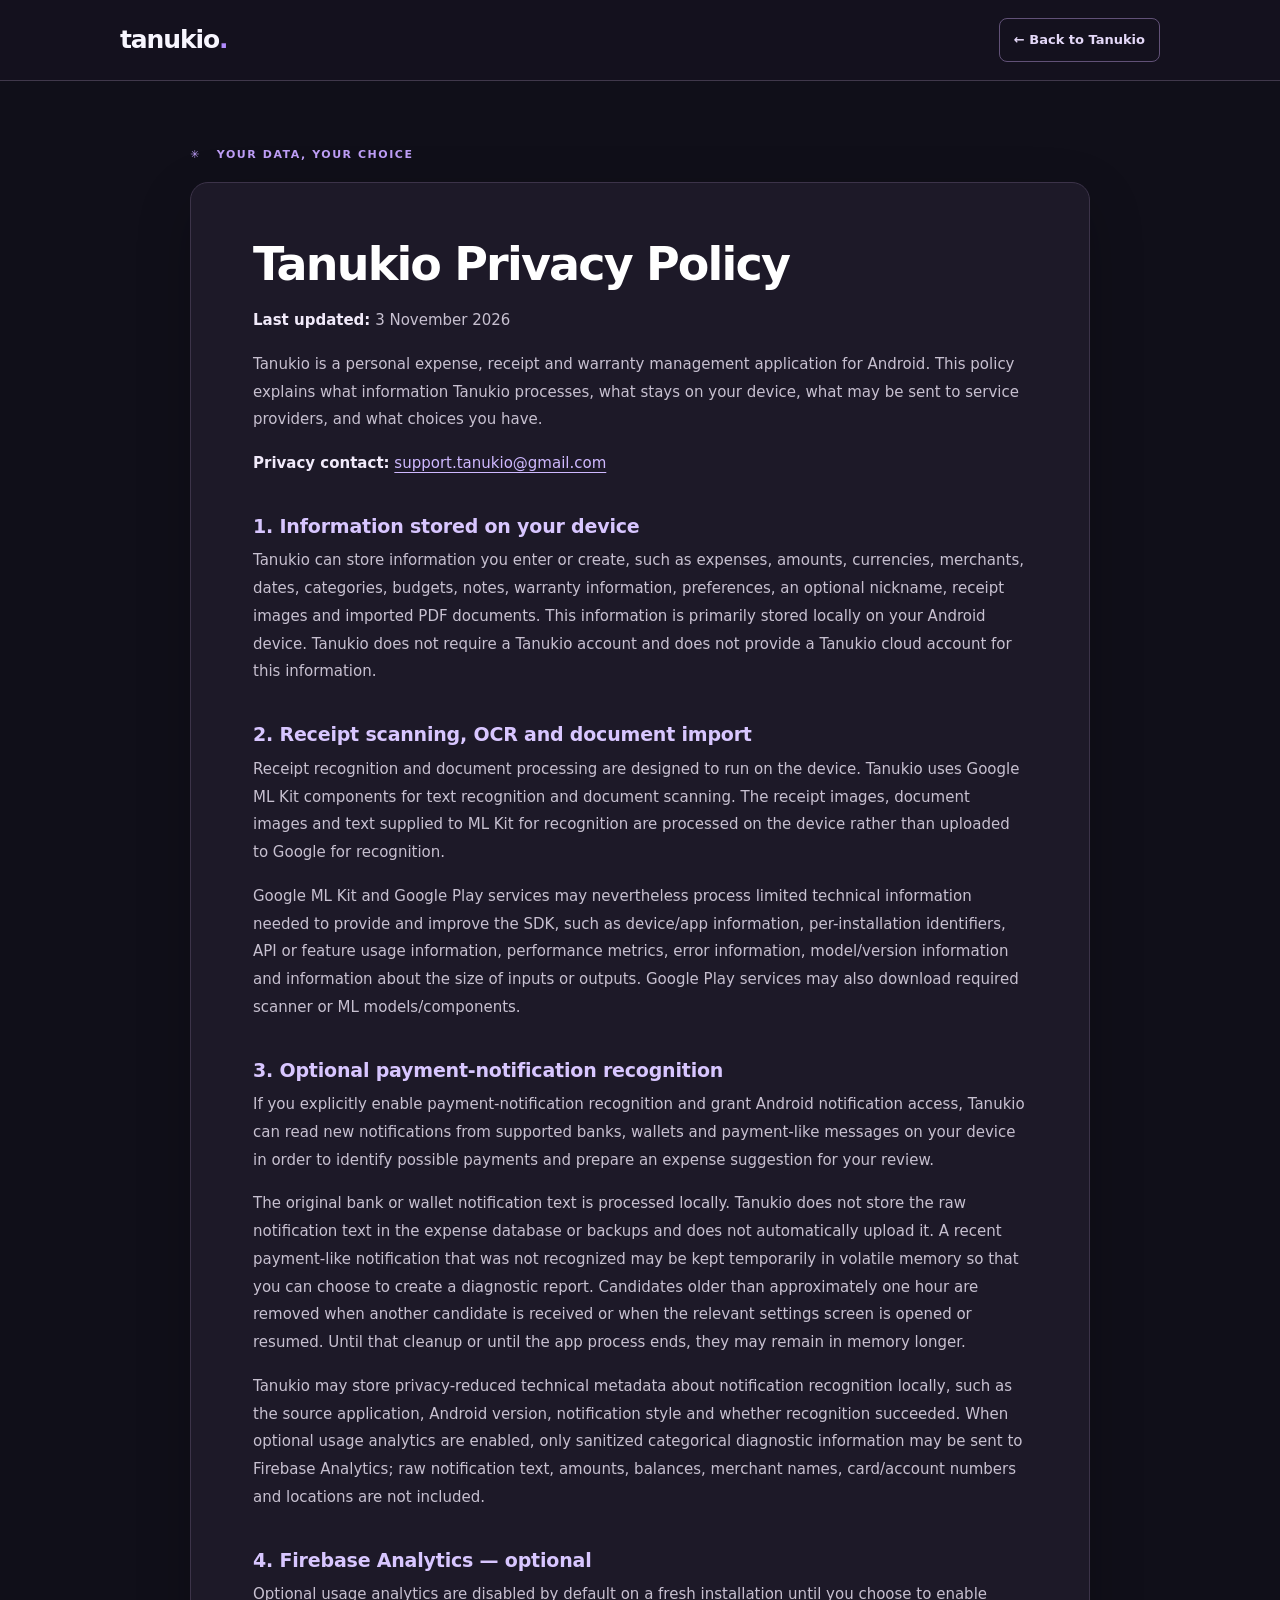
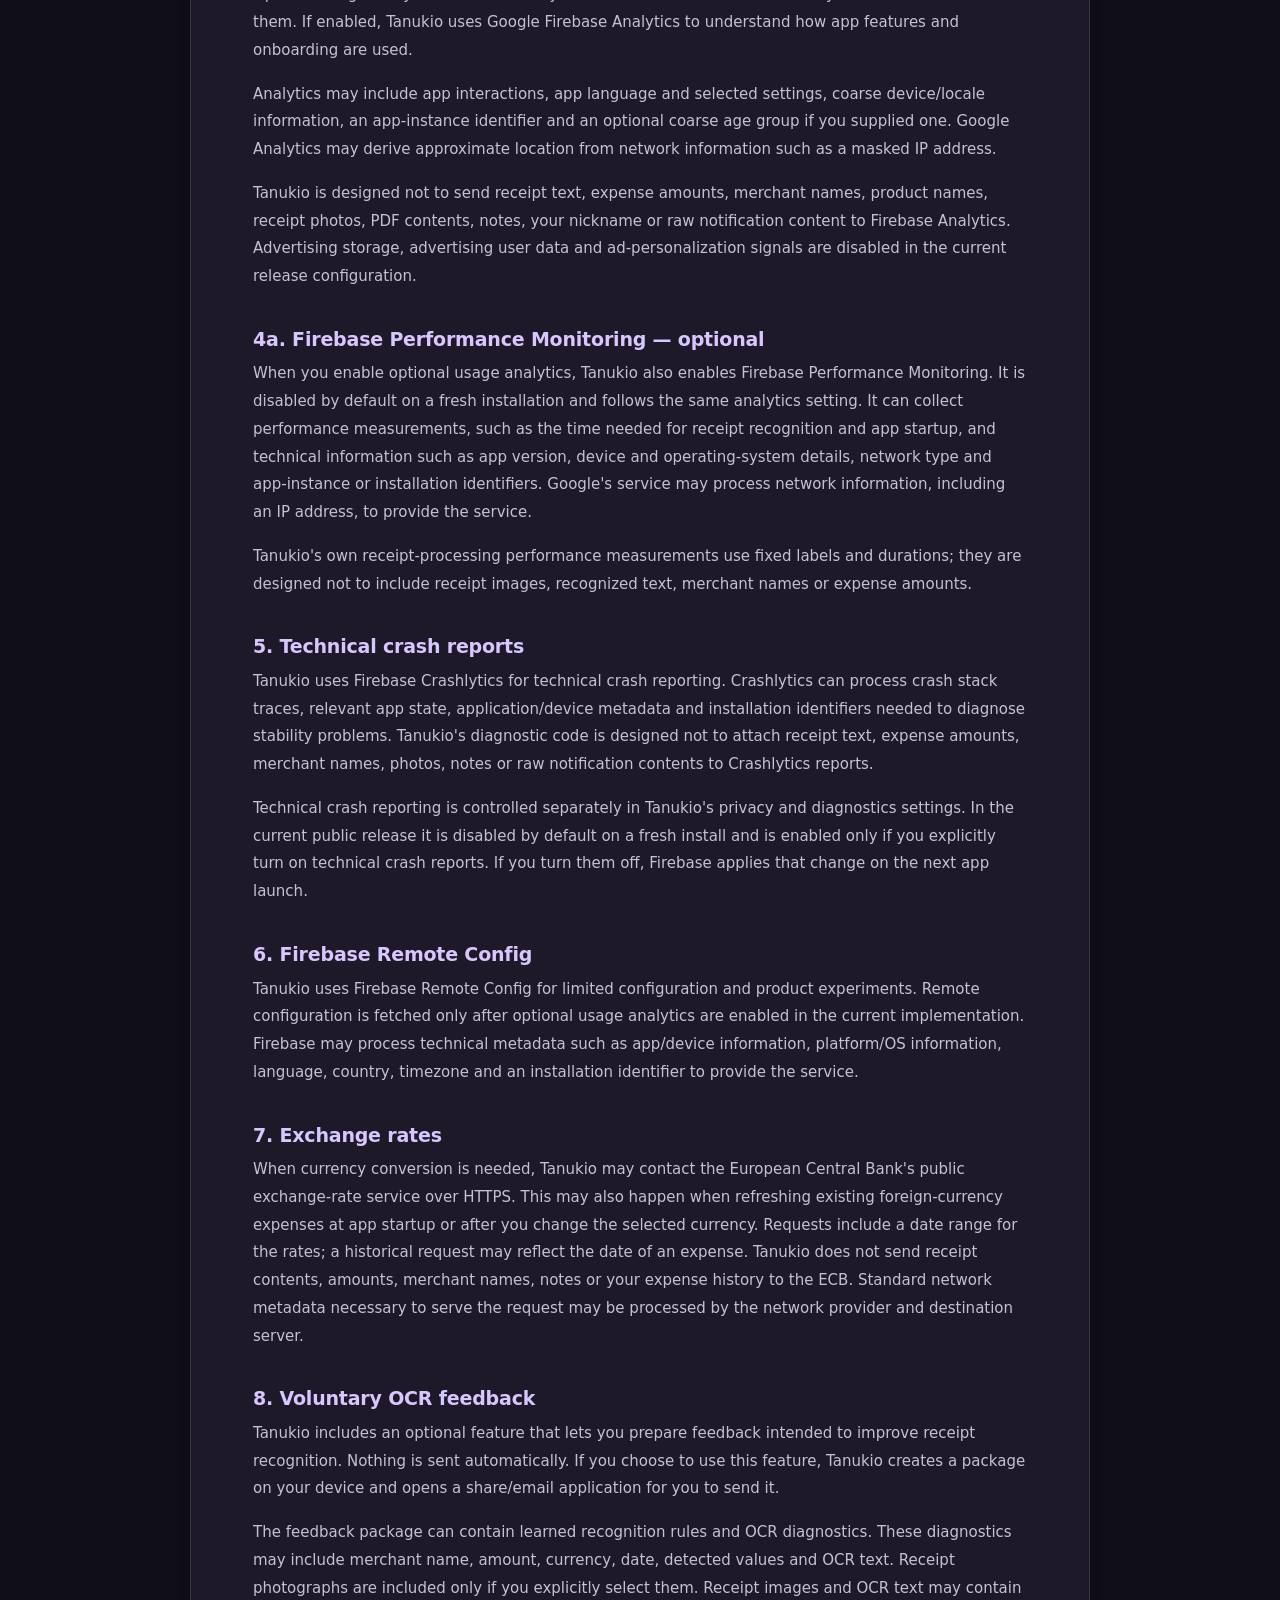
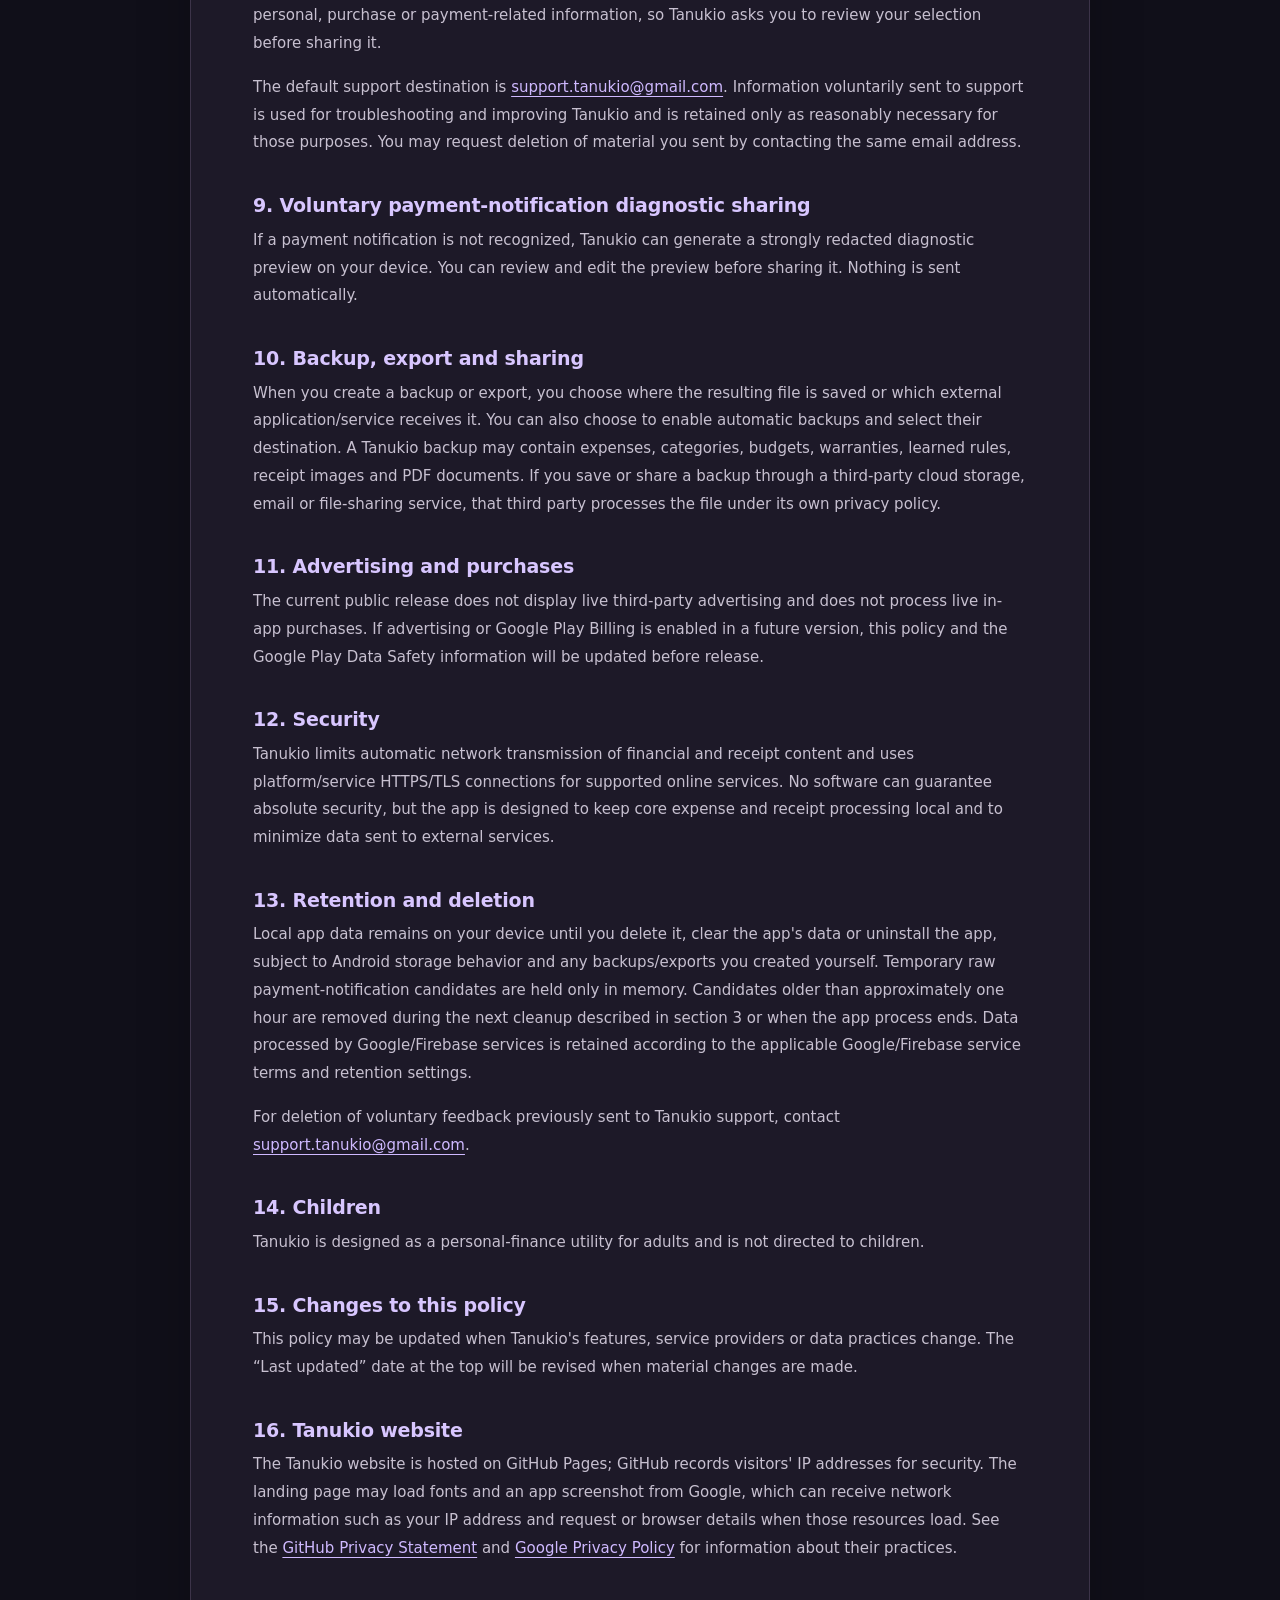
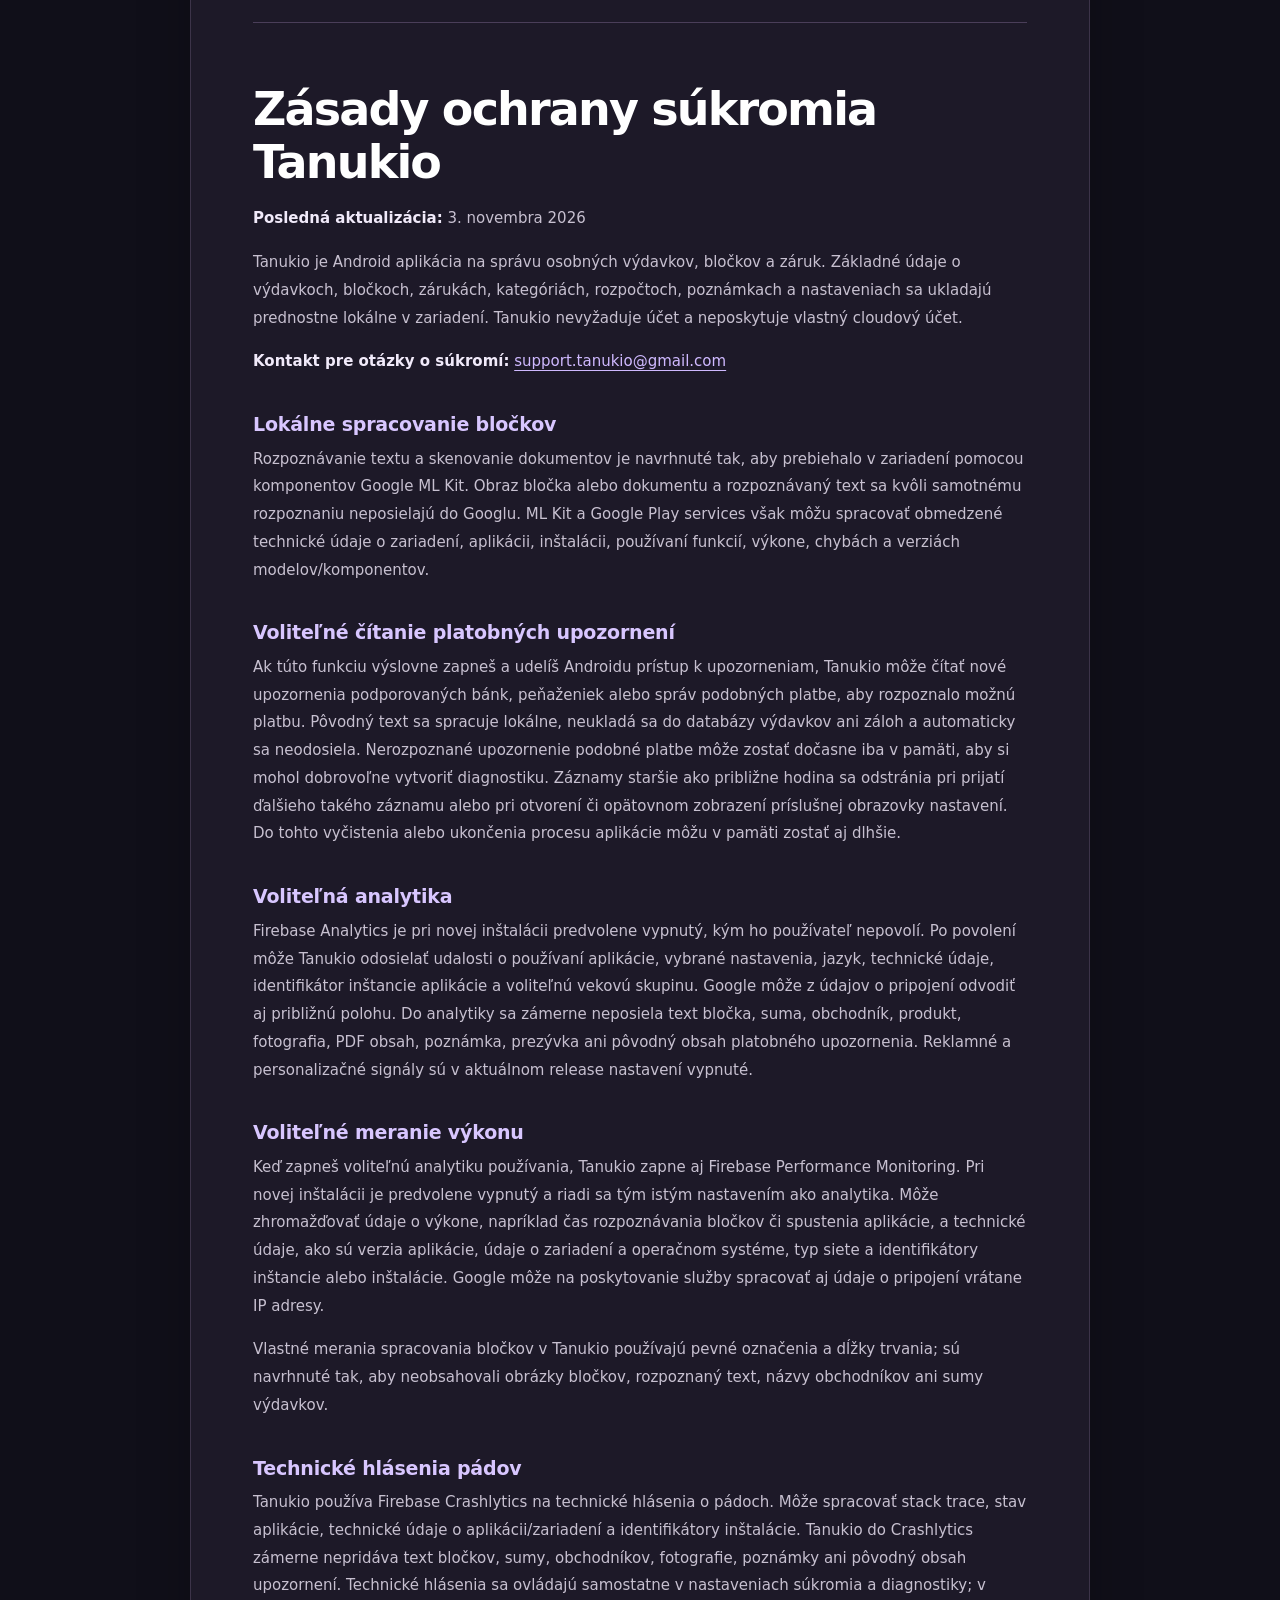
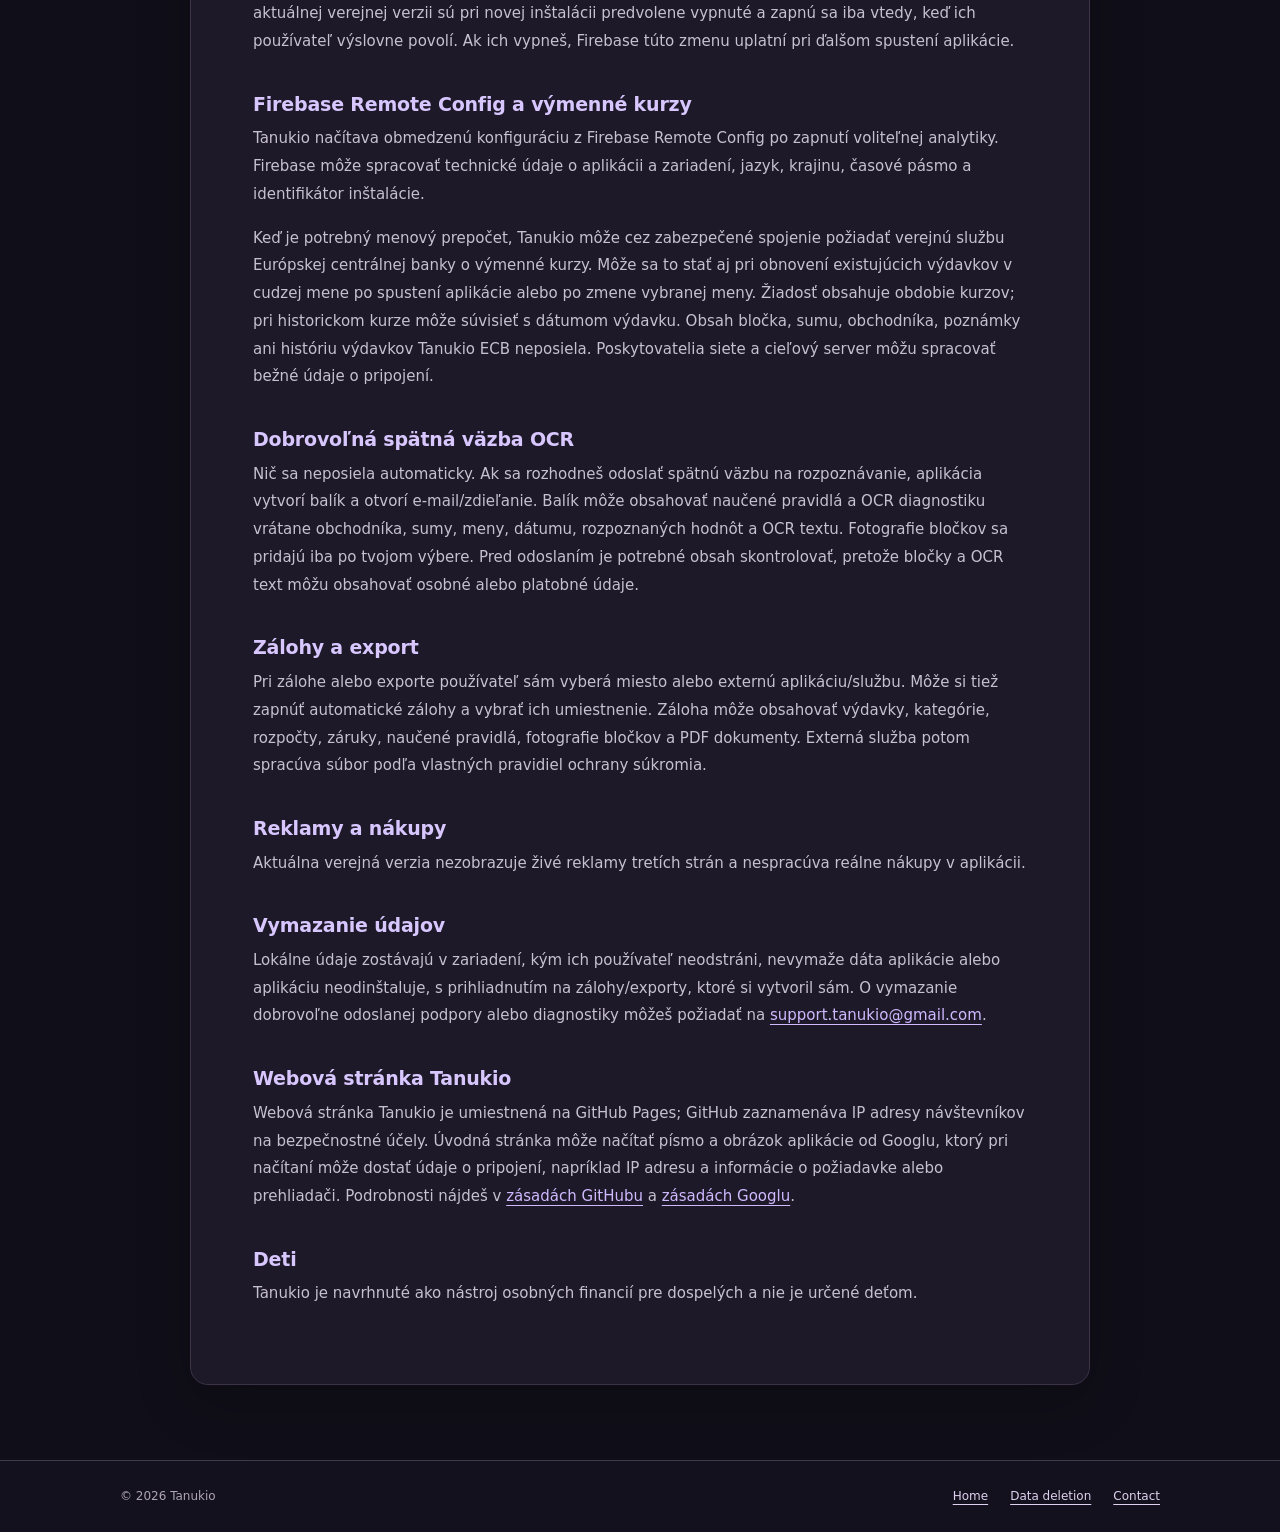
<file: index.html>
<!doctype html>
<html lang="en">
<head>
<meta charset="utf-8">
<meta name="viewport" content="width=device-width,initial-scale=1">
<title>Tanukio Privacy Policy</title>
<meta name="theme-color" content="#100f19">
<meta name="description" content="Learn how Tanukio handles personal data, receipt scanning, backups and privacy controls.">
<link rel="canonical" href="https://radobelan-rgb.github.io/tanukio-privacy/">
<style>
:root{color-scheme:dark;--bg:#100f19;--panel:#1d1928;--ink:#f5f3fa;--muted:#c7c0d0;--accent:#b394f5;--line:#40384b}
*{box-sizing:border-box}
html{scroll-behavior:smooth}
body{margin:0;background:var(--bg);color:var(--ink);font-family:system-ui,-apple-system,Segoe UI,Roboto,Arial,sans-serif;line-height:1.75;-webkit-font-smoothing:antialiased}
a{color:#cfb9ff;text-underline-offset:4px}a:hover{color:#e9ddff}
a:focus-visible{outline:3px solid #cbb1ff;outline-offset:4px}
.skip-link{position:absolute;top:-80px;left:16px;padding:12px;background:#fff;color:#171123;z-index:3}.skip-link:focus{top:12px}
.topbar{border-bottom:1px solid var(--line);background:#14111e}
.topbar-inner{max-width:1100px;margin:auto;min-height:80px;padding:0 30px;display:flex;align-items:center;justify-content:space-between;gap:20px}
.brand{color:#f8f6ff;text-decoration:none;font-weight:800;font-size:25px;letter-spacing:-1.1px}.brand span{color:#b18bfd}
.back{font-size:13px;font-weight:700;color:#e4d8f8;text-decoration:none;border:1px solid #615177;border-radius:8px;padding:10px 14px;white-space:nowrap}.back:hover{background:#352846}
.legal-label{max-width:960px;margin:64px auto 18px;padding:0 30px;color:#bd9df5;font-size:11px;font-weight:800;letter-spacing:.14em;text-transform:uppercase}
main{max-width:900px;margin:0 auto 75px;padding:55px 62px 60px;background:var(--panel);border:1px solid #3c3349;border-radius:18px;box-shadow:0 18px 55px #0003}
main h1{font-size:clamp(32px,5vw,46px);line-height:1.15;letter-spacing:-.04em;margin:0 0 16px;color:#fff}
main h2{font-size:19px;line-height:1.4;letter-spacing:-.01em;margin:35px 0 8px;color:#d8c6ff}
main p, main li{font-size:15px;color:var(--muted);line-height:1.85}
main p{margin:0 0 16px}main strong{color:#f1eafa}
main hr{border:0;border-top:1px solid #4a3e59;margin:60px 0}
main small{color:#c7c0d0}.note{background:#30283c;border-radius:10px;padding:14px 16px}
footer{border-top:1px solid var(--line);background:#14111e}footer div{max-width:1100px;margin:auto;padding:25px 30px;display:flex;align-items:center;justify-content:space-between;gap:16px;color:#ada4b7;font-size:12px}footer nav{display:flex;gap:22px;flex-wrap:wrap}footer a{color:#ddd1ef}
@media(max-width:650px){.topbar-inner{min-height:70px;padding:0 20px}.brand{font-size:23px}.legal-label{margin-top:40px;padding:0 20px}main{margin:0 14px 50px;padding:32px 22px 38px;border-radius:14px}main h2{font-size:18px}main p,main li{font-size:15px}footer div{padding:22px 20px;align-items:flex-start;flex-direction:column}.back{font-size:12px;padding:9px 11px}}
@media(prefers-reduced-motion:reduce){html{scroll-behavior:auto}}
</style>
</head>
<body>
<a class="skip-link" href="#legal-content">Skip to privacy policy</a>
<header class="topbar"><div class="topbar-inner"><a class="brand" href="app/" aria-label="Tanukio home">tanukio<span>.</span></a><a class="back" href="app/">← Back to Tanukio</a></div></header>
<div class="legal-label">✳ &nbsp; Your data, your choice</div>
<main id="legal-content">
<h1>Tanukio Privacy Policy</h1>
<p><strong>Last updated:</strong> 3 November 2026</p>

<p>Tanukio is a personal expense, receipt and warranty management application for Android. This policy explains what information Tanukio processes, what stays on your device, what may be sent to service providers, and what choices you have.</p>

<p><strong>Privacy contact:</strong> <a href="mailto:support.tanukio@gmail.com">support.tanukio@gmail.com</a></p>

<h2>1. Information stored on your device</h2>
<p>Tanukio can store information you enter or create, such as expenses, amounts, currencies, merchants, dates, categories, budgets, notes, warranty information, preferences, an optional nickname, receipt images and imported PDF documents. This information is primarily stored locally on your Android device. Tanukio does not require a Tanukio account and does not provide a Tanukio cloud account for this information.</p>

<h2>2. Receipt scanning, OCR and document import</h2>
<p>Receipt recognition and document processing are designed to run on the device. Tanukio uses Google ML Kit components for text recognition and document scanning. The receipt images, document images and text supplied to ML Kit for recognition are processed on the device rather than uploaded to Google for recognition.</p>
<p>Google ML Kit and Google Play services may nevertheless process limited technical information needed to provide and improve the SDK, such as device/app information, per-installation identifiers, API or feature usage information, performance metrics, error information, model/version information and information about the size of inputs or outputs. Google Play services may also download required scanner or ML models/components.</p>

<h2>3. Optional payment-notification recognition</h2>
<p>If you explicitly enable payment-notification recognition and grant Android notification access, Tanukio can read new notifications from supported banks, wallets and payment-like messages on your device in order to identify possible payments and prepare an expense suggestion for your review.</p>
<p>The original bank or wallet notification text is processed locally. Tanukio does not store the raw notification text in the expense database or backups and does not automatically upload it. A recent payment-like notification that was not recognized may be kept temporarily in volatile memory so that you can choose to create a diagnostic report. Candidates older than approximately one hour are removed when another candidate is received or when the relevant settings screen is opened or resumed. Until that cleanup or until the app process ends, they may remain in memory longer.</p>
<p>Tanukio may store privacy-reduced technical metadata about notification recognition locally, such as the source application, Android version, notification style and whether recognition succeeded. When optional usage analytics are enabled, only sanitized categorical diagnostic information may be sent to Firebase Analytics; raw notification text, amounts, balances, merchant names, card/account numbers and locations are not included.</p>

<h2>4. Firebase Analytics — optional</h2>
<p>Optional usage analytics are disabled by default on a fresh installation until you choose to enable them. If enabled, Tanukio uses Google Firebase Analytics to understand how app features and onboarding are used.</p>
<p>Analytics may include app interactions, app language and selected settings, coarse device/locale information, an app-instance identifier and an optional coarse age group if you supplied one. Google Analytics may derive approximate location from network information such as a masked IP address.</p>
<p>Tanukio is designed not to send receipt text, expense amounts, merchant names, product names, receipt photos, PDF contents, notes, your nickname or raw notification content to Firebase Analytics. Advertising storage, advertising user data and ad-personalization signals are disabled in the current release configuration.</p>

<h2>4a. Firebase Performance Monitoring — optional</h2>
<p>When you enable optional usage analytics, Tanukio also enables Firebase Performance Monitoring. It is disabled by default on a fresh installation and follows the same analytics setting. It can collect performance measurements, such as the time needed for receipt recognition and app startup, and technical information such as app version, device and operating-system details, network type and app-instance or installation identifiers. Google's service may process network information, including an IP address, to provide the service.</p>
<p>Tanukio's own receipt-processing performance measurements use fixed labels and durations; they are designed not to include receipt images, recognized text, merchant names or expense amounts.</p>

<h2>5. Technical crash reports</h2>
<p>Tanukio uses Firebase Crashlytics for technical crash reporting. Crashlytics can process crash stack traces, relevant app state, application/device metadata and installation identifiers needed to diagnose stability problems. Tanukio's diagnostic code is designed not to attach receipt text, expense amounts, merchant names, photos, notes or raw notification contents to Crashlytics reports.</p>
<p>Technical crash reporting is controlled separately in Tanukio's privacy and diagnostics settings. In the current public release it is disabled by default on a fresh install and is enabled only if you explicitly turn on technical crash reports. If you turn them off, Firebase applies that change on the next app launch.</p>

<h2>6. Firebase Remote Config</h2>
<p>Tanukio uses Firebase Remote Config for limited configuration and product experiments. Remote configuration is fetched only after optional usage analytics are enabled in the current implementation. Firebase may process technical metadata such as app/device information, platform/OS information, language, country, timezone and an installation identifier to provide the service.</p>

<h2>7. Exchange rates</h2>
<p>When currency conversion is needed, Tanukio may contact the European Central Bank's public exchange-rate service over HTTPS. This may also happen when refreshing existing foreign-currency expenses at app startup or after you change the selected currency. Requests include a date range for the rates; a historical request may reflect the date of an expense. Tanukio does not send receipt contents, amounts, merchant names, notes or your expense history to the ECB. Standard network metadata necessary to serve the request may be processed by the network provider and destination server.</p>

<h2>8. Voluntary OCR feedback</h2>
<p>Tanukio includes an optional feature that lets you prepare feedback intended to improve receipt recognition. Nothing is sent automatically. If you choose to use this feature, Tanukio creates a package on your device and opens a share/email application for you to send it.</p>
<p>The feedback package can contain learned recognition rules and OCR diagnostics. These diagnostics may include merchant name, amount, currency, date, detected values and OCR text. Receipt photographs are included only if you explicitly select them. Receipt images and OCR text may contain personal, purchase or payment-related information, so Tanukio asks you to review your selection before sharing it.</p>
<p>The default support destination is <a href="mailto:support.tanukio@gmail.com">support.tanukio@gmail.com</a>. Information voluntarily sent to support is used for troubleshooting and improving Tanukio and is retained only as reasonably necessary for those purposes. You may request deletion of material you sent by contacting the same email address.</p>

<h2>9. Voluntary payment-notification diagnostic sharing</h2>
<p>If a payment notification is not recognized, Tanukio can generate a strongly redacted diagnostic preview on your device. You can review and edit the preview before sharing it. Nothing is sent automatically.</p>

<h2>10. Backup, export and sharing</h2>
<p>When you create a backup or export, you choose where the resulting file is saved or which external application/service receives it. You can also choose to enable automatic backups and select their destination. A Tanukio backup may contain expenses, categories, budgets, warranties, learned rules, receipt images and PDF documents. If you save or share a backup through a third-party cloud storage, email or file-sharing service, that third party processes the file under its own privacy policy.</p>

<h2>11. Advertising and purchases</h2>
<p>The current public release does not display live third-party advertising and does not process live in-app purchases. If advertising or Google Play Billing is enabled in a future version, this policy and the Google Play Data Safety information will be updated before release.</p>

<h2>12. Security</h2>
<p>Tanukio limits automatic network transmission of financial and receipt content and uses platform/service HTTPS/TLS connections for supported online services. No software can guarantee absolute security, but the app is designed to keep core expense and receipt processing local and to minimize data sent to external services.</p>

<h2>13. Retention and deletion</h2>
<p>Local app data remains on your device until you delete it, clear the app's data or uninstall the app, subject to Android storage behavior and any backups/exports you created yourself. Temporary raw payment-notification candidates are held only in memory. Candidates older than approximately one hour are removed during the next cleanup described in section 3 or when the app process ends. Data processed by Google/Firebase services is retained according to the applicable Google/Firebase service terms and retention settings.</p>
<p>For deletion of voluntary feedback previously sent to Tanukio support, contact <a href="mailto:support.tanukio@gmail.com">support.tanukio@gmail.com</a>.</p>

<h2>14. Children</h2>
<p>Tanukio is designed as a personal-finance utility for adults and is not directed to children.</p>

<h2>15. Changes to this policy</h2>
<p>This policy may be updated when Tanukio's features, service providers or data practices change. The “Last updated” date at the top will be revised when material changes are made.</p>

<h2>16. Tanukio website</h2>
<p>The Tanukio website is hosted on GitHub Pages; GitHub records visitors' IP addresses for security. The landing page may load fonts and an app screenshot from Google, which can receive network information such as your IP address and request or browser details when those resources load. See the <a href="https://docs.github.com/en/site-policy/privacy-policies/github-general-privacy-statement">GitHub Privacy Statement</a> and <a href="https://policies.google.com/privacy">Google Privacy Policy</a> for information about their practices.</p>

<hr>

<h1 lang="sk">Zásady ochrany súkromia Tanukio</h1>
<p lang="sk"><strong>Posledná aktualizácia:</strong> 3. novembra 2026</p>
<p lang="sk">Tanukio je Android aplikácia na správu osobných výdavkov, bločkov a záruk. Základné údaje o výdavkoch, bločkoch, zárukách, kategóriách, rozpočtoch, poznámkach a nastaveniach sa ukladajú prednostne lokálne v zariadení. Tanukio nevyžaduje účet a neposkytuje vlastný cloudový účet.</p>
<p lang="sk"><strong>Kontakt pre otázky o súkromí:</strong> <a href="mailto:support.tanukio@gmail.com">support.tanukio@gmail.com</a></p>

<h2 lang="sk">Lokálne spracovanie bločkov</h2>
<p lang="sk">Rozpoznávanie textu a skenovanie dokumentov je navrhnuté tak, aby prebiehalo v zariadení pomocou komponentov Google ML Kit. Obraz bločka alebo dokumentu a rozpoznávaný text sa kvôli samotnému rozpoznaniu neposielajú do Googlu. ML Kit a Google Play services však môžu spracovať obmedzené technické údaje o zariadení, aplikácii, inštalácii, používaní funkcií, výkone, chybách a verziách modelov/komponentov.</p>

<h2 lang="sk">Voliteľné čítanie platobných upozornení</h2>
<p lang="sk">Ak túto funkciu výslovne zapneš a udelíš Androidu prístup k upozorneniam, Tanukio môže čítať nové upozornenia podporovaných bánk, peňaženiek alebo správ podobných platbe, aby rozpoznalo možnú platbu. Pôvodný text sa spracuje lokálne, neukladá sa do databázy výdavkov ani záloh a automaticky sa neodosiela. Nerozpoznané upozornenie podobné platbe môže zostať dočasne iba v pamäti, aby si mohol dobrovoľne vytvoriť diagnostiku. Záznamy staršie ako približne hodina sa odstránia pri prijatí ďalšieho takého záznamu alebo pri otvorení či opätovnom zobrazení príslušnej obrazovky nastavení. Do tohto vyčistenia alebo ukončenia procesu aplikácie môžu v pamäti zostať aj dlhšie.</p>

<h2 lang="sk">Voliteľná analytika</h2>
<p lang="sk">Firebase Analytics je pri novej inštalácii predvolene vypnutý, kým ho používateľ nepovolí. Po povolení môže Tanukio odosielať udalosti o používaní aplikácie, vybrané nastavenia, jazyk, technické údaje, identifikátor inštancie aplikácie a voliteľnú vekovú skupinu. Google môže z údajov o pripojení odvodiť aj približnú polohu. Do analytiky sa zámerne neposiela text bločka, suma, obchodník, produkt, fotografia, PDF obsah, poznámka, prezývka ani pôvodný obsah platobného upozornenia. Reklamné a personalizačné signály sú v aktuálnom release nastavení vypnuté.</p>

<h2 lang="sk">Voliteľné meranie výkonu</h2>
<p lang="sk">Keď zapneš voliteľnú analytiku používania, Tanukio zapne aj Firebase Performance Monitoring. Pri novej inštalácii je predvolene vypnutý a riadi sa tým istým nastavením ako analytika. Môže zhromažďovať údaje o výkone, napríklad čas rozpoznávania bločkov či spustenia aplikácie, a technické údaje, ako sú verzia aplikácie, údaje o zariadení a operačnom systéme, typ siete a identifikátory inštancie alebo inštalácie. Google môže na poskytovanie služby spracovať aj údaje o pripojení vrátane IP adresy.</p>
<p lang="sk">Vlastné merania spracovania bločkov v Tanukio používajú pevné označenia a dĺžky trvania; sú navrhnuté tak, aby neobsahovali obrázky bločkov, rozpoznaný text, názvy obchodníkov ani sumy výdavkov.</p>

<h2 lang="sk">Technické hlásenia pádov</h2>
<p lang="sk">Tanukio používa Firebase Crashlytics na technické hlásenia o pádoch. Môže spracovať stack trace, stav aplikácie, technické údaje o aplikácii/zariadení a identifikátory inštalácie. Tanukio do Crashlytics zámerne nepridáva text bločkov, sumy, obchodníkov, fotografie, poznámky ani pôvodný obsah upozornení. Technické hlásenia sa ovládajú samostatne v nastaveniach súkromia a diagnostiky; v aktuálnej verejnej verzii sú pri novej inštalácii predvolene vypnuté a zapnú sa iba vtedy, keď ich používateľ výslovne povolí. Ak ich vypneš, Firebase túto zmenu uplatní pri ďalšom spustení aplikácie.</p>

<h2 lang="sk">Firebase Remote Config a výmenné kurzy</h2>
<p lang="sk">Tanukio načítava obmedzenú konfiguráciu z Firebase Remote Config po zapnutí voliteľnej analytiky. Firebase môže spracovať technické údaje o aplikácii a zariadení, jazyk, krajinu, časové pásmo a identifikátor inštalácie.</p>
<p lang="sk">Keď je potrebný menový prepočet, Tanukio môže cez zabezpečené spojenie požiadať verejnú službu Európskej centrálnej banky o výmenné kurzy. Môže sa to stať aj pri obnovení existujúcich výdavkov v cudzej mene po spustení aplikácie alebo po zmene vybranej meny. Žiadosť obsahuje obdobie kurzov; pri historickom kurze môže súvisieť s dátumom výdavku. Obsah bločka, sumu, obchodníka, poznámky ani históriu výdavkov Tanukio ECB neposiela. Poskytovatelia siete a cieľový server môžu spracovať bežné údaje o pripojení.</p>

<h2 lang="sk">Dobrovoľná spätná väzba OCR</h2>
<p lang="sk">Nič sa neposiela automaticky. Ak sa rozhodneš odoslať spätnú väzbu na rozpoznávanie, aplikácia vytvorí balík a otvorí e-mail/zdieľanie. Balík môže obsahovať naučené pravidlá a OCR diagnostiku vrátane obchodníka, sumy, meny, dátumu, rozpoznaných hodnôt a OCR textu. Fotografie bločkov sa pridajú iba po tvojom výbere. Pred odoslaním je potrebné obsah skontrolovať, pretože bločky a OCR text môžu obsahovať osobné alebo platobné údaje.</p>

<h2 lang="sk">Zálohy a export</h2>
<p lang="sk">Pri zálohe alebo exporte používateľ sám vyberá miesto alebo externú aplikáciu/službu. Môže si tiež zapnúť automatické zálohy a vybrať ich umiestnenie. Záloha môže obsahovať výdavky, kategórie, rozpočty, záruky, naučené pravidlá, fotografie bločkov a PDF dokumenty. Externá služba potom spracúva súbor podľa vlastných pravidiel ochrany súkromia.</p>

<h2 lang="sk">Reklamy a nákupy</h2>
<p lang="sk">Aktuálna verejná verzia nezobrazuje živé reklamy tretích strán a nespracúva reálne nákupy v aplikácii.</p>

<h2 lang="sk">Vymazanie údajov</h2>
<p lang="sk">Lokálne údaje zostávajú v zariadení, kým ich používateľ neodstráni, nevymaže dáta aplikácie alebo aplikáciu neodinštaluje, s prihliadnutím na zálohy/exporty, ktoré si vytvoril sám. O vymazanie dobrovoľne odoslanej podpory alebo diagnostiky môžeš požiadať na <a href="mailto:support.tanukio@gmail.com">support.tanukio@gmail.com</a>.</p>

<h2 lang="sk">Webová stránka Tanukio</h2>
<p lang="sk">Webová stránka Tanukio je umiestnená na GitHub Pages; GitHub zaznamenáva IP adresy návštevníkov na bezpečnostné účely. Úvodná stránka môže načítať písmo a obrázok aplikácie od Googlu, ktorý pri načítaní môže dostať údaje o pripojení, napríklad IP adresu a informácie o požiadavke alebo prehliadači. Podrobnosti nájdeš v <a href="https://docs.github.com/en/site-policy/privacy-policies/github-general-privacy-statement">zásadách GitHubu</a> a <a href="https://policies.google.com/privacy">zásadách Googlu</a>.</p>

<h2 lang="sk">Deti</h2>
<p lang="sk">Tanukio je navrhnuté ako nástroj osobných financií pre dospelých a nie je určené deťom.</p>
</main>
<footer><div><span>© 2026 Tanukio</span><nav aria-label="Legal links"><a href="app/">Home</a><a href="delete-data/">Data deletion</a><a href="mailto:support.tanukio@gmail.com">Contact</a></nav></div></footer>
</body>
</html>
</file>
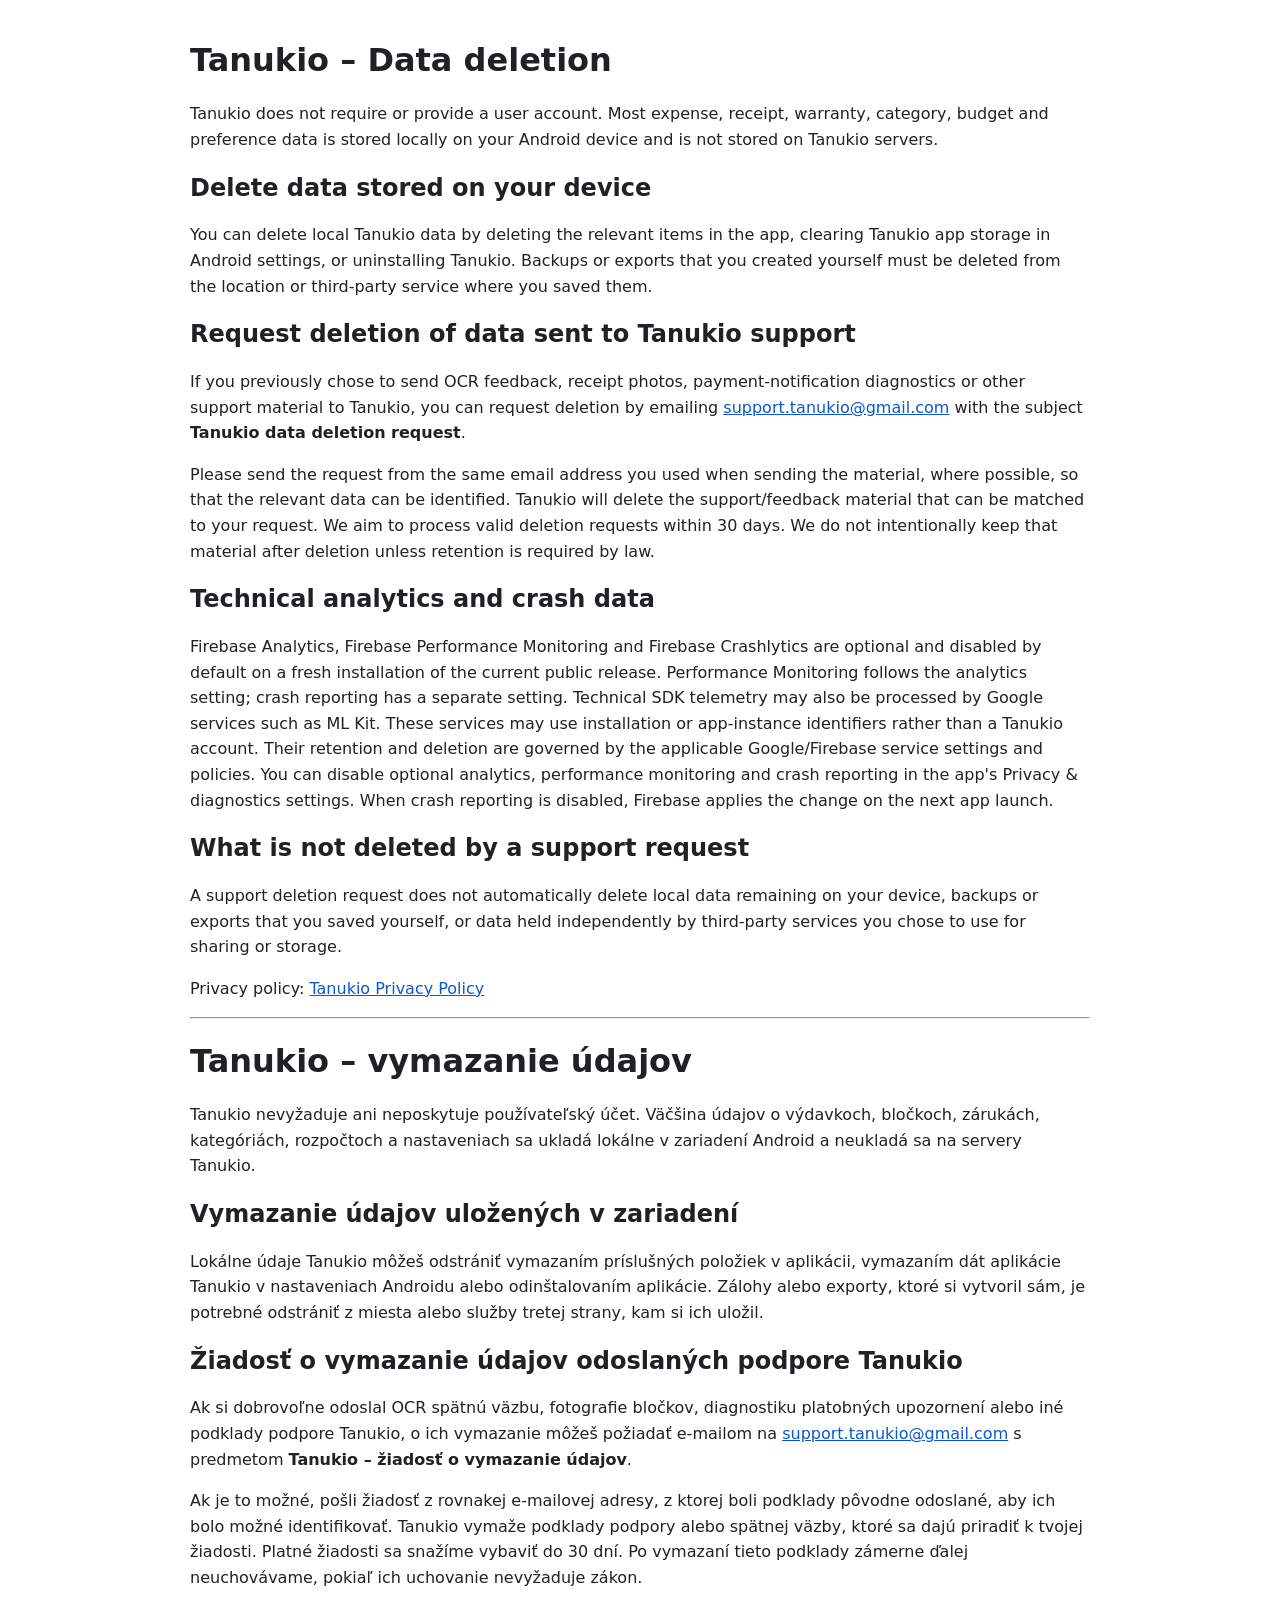
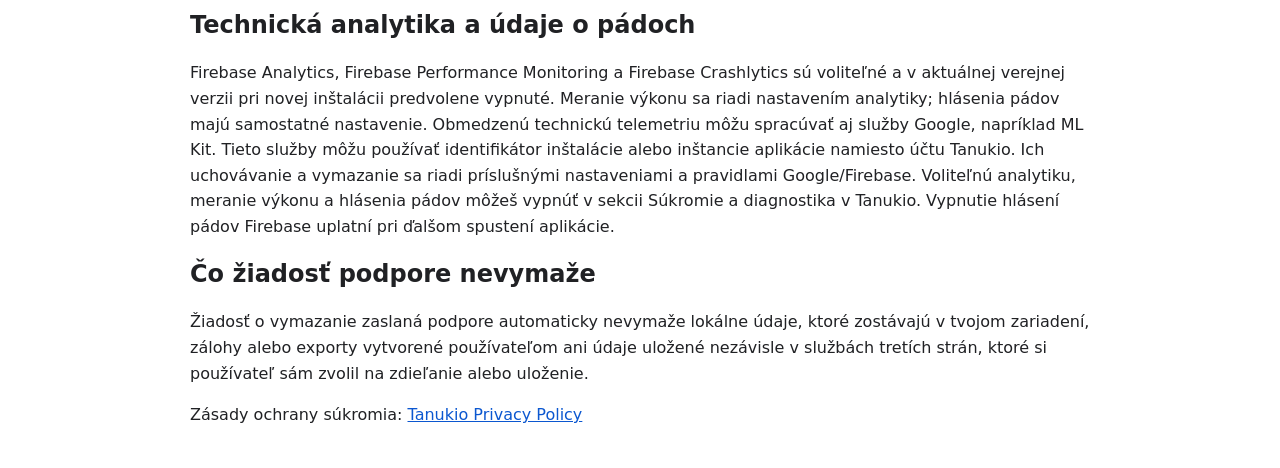
<file: delete-data/index.html>
<!doctype html>
<html lang="en">
<head>
<meta charset="utf-8">
<meta name="viewport" content="width=device-width,initial-scale=1">
<title>Tanukio – Data deletion</title>
<style>
body{font-family:system-ui,-apple-system,Segoe UI,Roboto,Arial,sans-serif;max-width:900px;margin:40px auto;padding:0 20px;line-height:1.6;color:#202124}h1,h2{line-height:1.25}.note{background:#f4f6f8;border-radius:10px;padding:14px 16px}a{color:#0b57d0}
</style>
</head>
<body>
<h1>Tanukio – Data deletion</h1>
<p>Tanukio does not require or provide a user account. Most expense, receipt, warranty, category, budget and preference data is stored locally on your Android device and is not stored on Tanukio servers.</p>

<h2>Delete data stored on your device</h2>
<p>You can delete local Tanukio data by deleting the relevant items in the app, clearing Tanukio app storage in Android settings, or uninstalling Tanukio. Backups or exports that you created yourself must be deleted from the location or third-party service where you saved them.</p>

<h2>Request deletion of data sent to Tanukio support</h2>
<p>If you previously chose to send OCR feedback, receipt photos, payment-notification diagnostics or other support material to Tanukio, you can request deletion by emailing <a href="mailto:support.tanukio@gmail.com?subject=Tanukio%20data%20deletion%20request">support.tanukio@gmail.com</a> with the subject <strong>Tanukio data deletion request</strong>.</p>
<p>Please send the request from the same email address you used when sending the material, where possible, so that the relevant data can be identified. Tanukio will delete the support/feedback material that can be matched to your request. We aim to process valid deletion requests within 30 days. We do not intentionally keep that material after deletion unless retention is required by law.</p>

<h2>Technical analytics and crash data</h2>
<p>Firebase Analytics, Firebase Performance Monitoring and Firebase Crashlytics are optional and disabled by default on a fresh installation of the current public release. Performance Monitoring follows the analytics setting; crash reporting has a separate setting. Technical SDK telemetry may also be processed by Google services such as ML Kit. These services may use installation or app-instance identifiers rather than a Tanukio account. Their retention and deletion are governed by the applicable Google/Firebase service settings and policies. You can disable optional analytics, performance monitoring and crash reporting in the app's Privacy &amp; diagnostics settings. When crash reporting is disabled, Firebase applies the change on the next app launch.</p>

<h2>What is not deleted by a support request</h2>
<p>A support deletion request does not automatically delete local data remaining on your device, backups or exports that you saved yourself, or data held independently by third-party services you chose to use for sharing or storage.</p>

<p>Privacy policy: <a href="../">Tanukio Privacy Policy</a></p>

<hr>

<h1 lang="sk">Tanukio – vymazanie údajov</h1>
<p lang="sk">Tanukio nevyžaduje ani neposkytuje používateľský účet. Väčšina údajov o výdavkoch, bločkoch, zárukách, kategóriách, rozpočtoch a nastaveniach sa ukladá lokálne v zariadení Android a neukladá sa na servery Tanukio.</p>

<h2 lang="sk">Vymazanie údajov uložených v zariadení</h2>
<p lang="sk">Lokálne údaje Tanukio môžeš odstrániť vymazaním príslušných položiek v aplikácii, vymazaním dát aplikácie Tanukio v nastaveniach Androidu alebo odinštalovaním aplikácie. Zálohy alebo exporty, ktoré si vytvoril sám, je potrebné odstrániť z miesta alebo služby tretej strany, kam si ich uložil.</p>

<h2 lang="sk">Žiadosť o vymazanie údajov odoslaných podpore Tanukio</h2>
<p lang="sk">Ak si dobrovoľne odoslal OCR spätnú väzbu, fotografie bločkov, diagnostiku platobných upozornení alebo iné podklady podpore Tanukio, o ich vymazanie môžeš požiadať e-mailom na <a href="mailto:support.tanukio@gmail.com?subject=Tanukio%20-%20ziadost%20o%20vymazanie%20udajov">support.tanukio@gmail.com</a> s predmetom <strong>Tanukio – žiadosť o vymazanie údajov</strong>.</p>
<p lang="sk">Ak je to možné, pošli žiadosť z rovnakej e-mailovej adresy, z ktorej boli podklady pôvodne odoslané, aby ich bolo možné identifikovať. Tanukio vymaže podklady podpory alebo spätnej väzby, ktoré sa dajú priradiť k tvojej žiadosti. Platné žiadosti sa snažíme vybaviť do 30 dní. Po vymazaní tieto podklady zámerne ďalej neuchovávame, pokiaľ ich uchovanie nevyžaduje zákon.</p>

<h2 lang="sk">Technická analytika a údaje o pádoch</h2>
<p lang="sk">Firebase Analytics, Firebase Performance Monitoring a Firebase Crashlytics sú voliteľné a v aktuálnej verejnej verzii pri novej inštalácii predvolene vypnuté. Meranie výkonu sa riadi nastavením analytiky; hlásenia pádov majú samostatné nastavenie. Obmedzenú technickú telemetriu môžu spracúvať aj služby Google, napríklad ML Kit. Tieto služby môžu používať identifikátor inštalácie alebo inštancie aplikácie namiesto účtu Tanukio. Ich uchovávanie a vymazanie sa riadi príslušnými nastaveniami a pravidlami Google/Firebase. Voliteľnú analytiku, meranie výkonu a hlásenia pádov môžeš vypnúť v sekcii Súkromie a diagnostika v Tanukio. Vypnutie hlásení pádov Firebase uplatní pri ďalšom spustení aplikácie.</p>

<h2 lang="sk">Čo žiadosť podpore nevymaže</h2>
<p lang="sk">Žiadosť o vymazanie zaslaná podpore automaticky nevymaže lokálne údaje, ktoré zostávajú v tvojom zariadení, zálohy alebo exporty vytvorené používateľom ani údaje uložené nezávisle v službách tretích strán, ktoré si používateľ sám zvolil na zdieľanie alebo uloženie.</p>

<p lang="sk">Zásady ochrany súkromia: <a href="../">Tanukio Privacy Policy</a></p>
</body>
</html>
</file>
